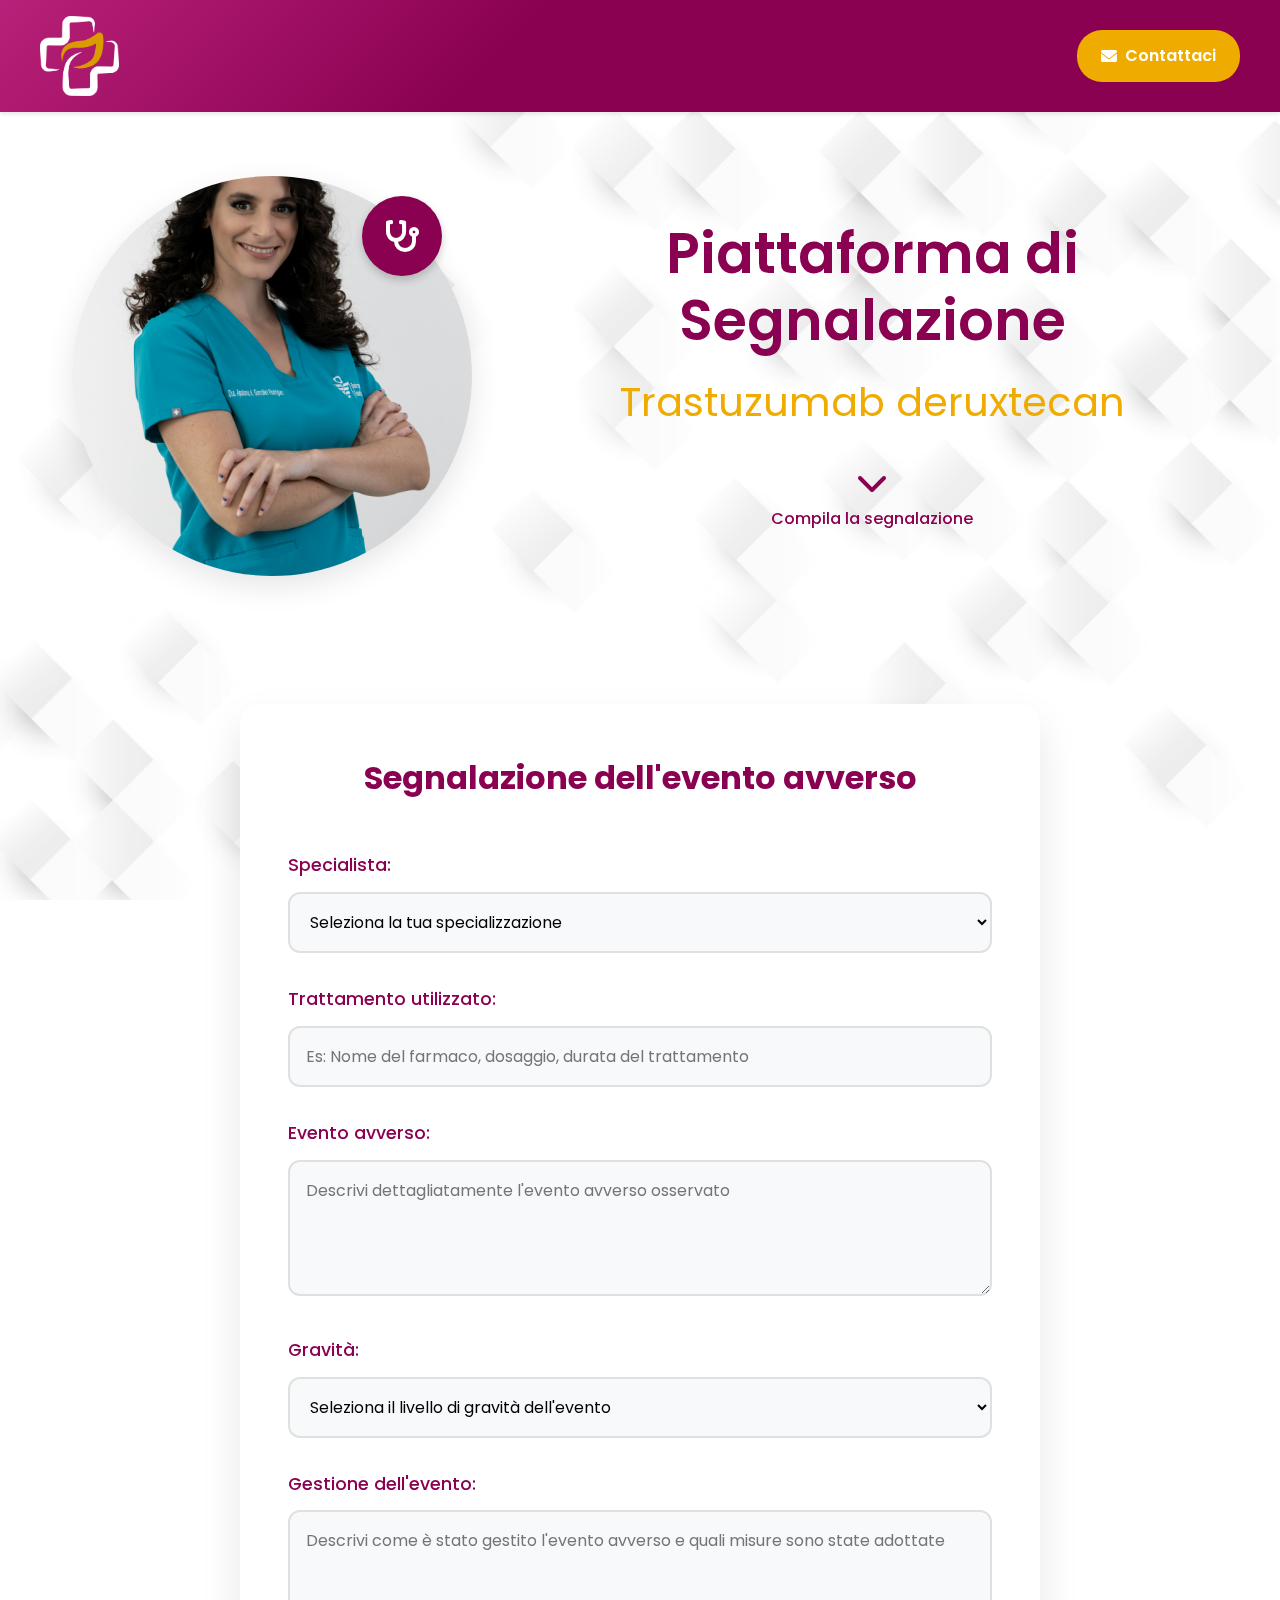
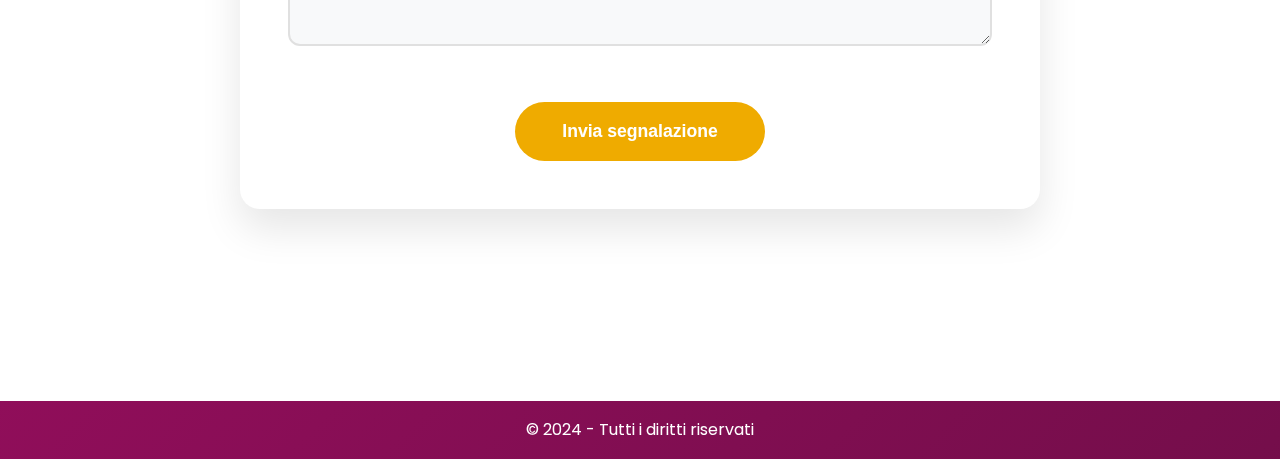
<file: index.html>
<!DOCTYPE html>
<html lang="it">
<head>
    <meta charset="UTF-8">
    <meta name="viewport" content="width=device-width, initial-scale=1.0">
    <title>Segnalazione Eventi Avversi</title>
    <link rel="stylesheet" href="css/style.css">
    <link href="https://fonts.googleapis.com/css2?family=Poppins:wght@400;600&display=swap" rel="stylesheet">
    <link href="https://cdnjs.cloudflare.com/ajax/libs/font-awesome/6.0.0/css/all.min.css" rel="stylesheet">
    <link rel="icon" type="image/png" href="assets/logo.png">
</head>
<body>
    <header>
        <div class="header-content">
            <div class="logo">
                <img src="assets/logo.png" alt="Logo">
            </div>
            <div class="contact-button">
                <a href="mailto:test@example.com">
                    <i class="fas fa-envelope"></i> Contattaci
                </a>
            </div>
        </div>
    </header>

    <main>
        <div class="hero-section">
            <div class="image-container">
                <div class="doctor-circle">
                    <img src="assets/doctor.jpg" alt="Dottoressa">
                    <div class="medical-icon">
                        <i class="fa-solid fa-stethoscope"></i>
                    </div>
                </div>
            </div>
            <div class="content-wrapper">
                <div class="text-content">
                    <h1>Piattaforma di Segnalazione</h1>
                    <h2>Trastuzumab deruxtecan</h2>
                </div>
                <div class="scroll-container">
                    <a href="#form-section" class="scroll-icon">
                        <i class="fas fa-chevron-down"></i>
                        <span>Compila la segnalazione</span>
                    </a>
                </div>
            </div>
        </div>

        <div id="form-section" class="form-section">
            <div class="form-container">
                <h2>Segnalazione dell'evento avverso</h2>
                <form id="adverse-event-form" action="success.html">
                    <div class="form-group">
                        <label for="specialist">Specialista:</label>
                        <select id="specialist" name="specialist" required>
                            <option value="">Seleziona la tua specializzazione</option>
                            <option value="oncologo">Oncologo</option>
                            <option value="ematologo">Ematologo</option>
                            <option value="pneumologo">Pneumologo</option>
                        </select>
                    </div>

                    <div class="form-group">
                        <label for="treatment">Trattamento utilizzato:</label>
                        <input type="text" id="treatment" name="treatment" required 
                               placeholder="Es: Nome del farmaco, dosaggio, durata del trattamento">
                    </div>

                    <div class="form-group">
                        <label for="adverse-event">Evento avverso:</label>
                        <textarea id="adverse-event" name="adverse-event" rows="4" required
                                placeholder="Descrivi dettagliatamente l'evento avverso osservato"></textarea>
                    </div>

                    <div class="form-group">
                        <label for="severity">Gravità:</label>
                        <select id="severity" name="severity" required>
                            <option value="">Seleziona il livello di gravità dell'evento</option>
                            <option value="lieve">Lieve</option>
                            <option value="moderata">Moderata</option>
                            <option value="grave">Grave</option>
                        </select>
                    </div>

                    <div class="form-group">
                        <label for="management">Gestione dell'evento:</label>
                        <textarea id="management" name="management" rows="4" required
                                placeholder="Descrivi come è stato gestito l'evento avverso e quali misure sono state adottate"></textarea>
                    </div>

                    <button type="submit" class="submit-button">Invia segnalazione</button>
                </form>
            </div>
        </div>
    </main>

    <footer>
        <p>&copy; 2024 - Tutti i diritti riservati</p>
    </footer>

    <script>
        document.querySelectorAll('a[href^="#"]').forEach(anchor => {
            anchor.addEventListener('click', function (e) {
                e.preventDefault();
                document.querySelector(this.getAttribute('href')).scrollIntoView({
                    behavior: 'smooth'
                });
            });
        });
    </script>
</body>
</html>
</file>
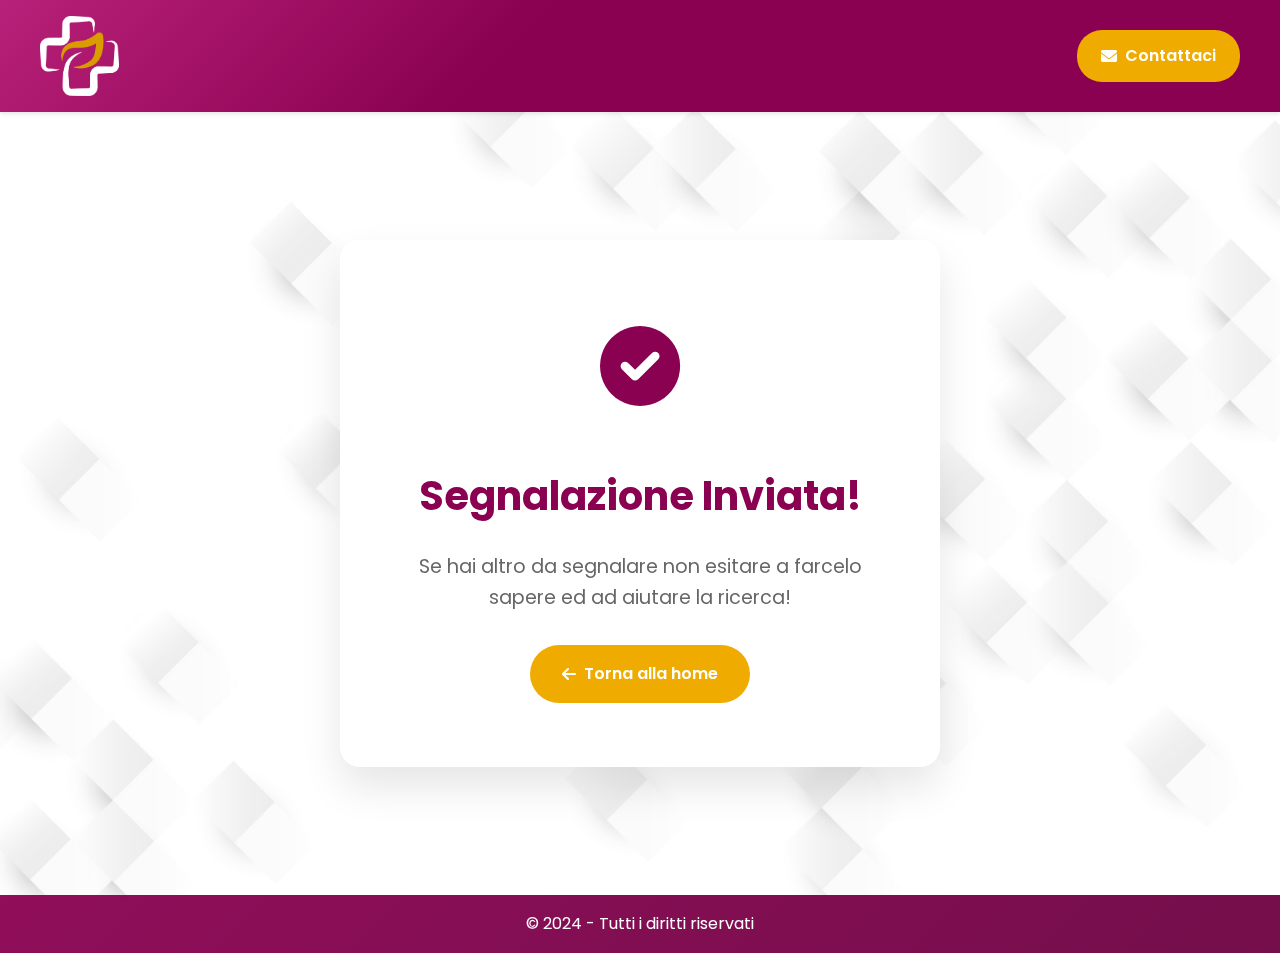
<file: success.html>
<!DOCTYPE html>
<html lang="it">
<head>
    <meta charset="UTF-8">
    <meta name="viewport" content="width=device-width, initial-scale=1.0">
    <title>Segnalazione Inviata - Eventi Avversi</title>
    <link rel="stylesheet" href="css/style.css">
    <link href="https://fonts.googleapis.com/css2?family=Poppins:wght@400;600&display=swap" rel="stylesheet">
    <link href="https://cdnjs.cloudflare.com/ajax/libs/font-awesome/6.0.0/css/all.min.css" rel="stylesheet">
    <link rel="icon" type="image/png" href="assets/logo.png">
</head>
<body>
    <header>
        <div class="header-content">
            <div class="logo">
                <img src="assets/logo.png" alt="Logo">
            </div>
            <div class="contact-button">
                <a href="mailto:test@example.com">
                    <i class="fas fa-envelope"></i> Contattaci
                </a>
            </div>
        </div>
    </header>

    <main>
        <div class="success-section">
            <div class="success-container">
                <div class="success-icon">
                    <i class="fas fa-check-circle"></i>
                </div>
                <h1>Segnalazione Inviata!</h1>
                <p>Se hai altro da segnalare non esitare a farcelo sapere ed ad aiutare la ricerca!</p>
                <a href="index.html" class="back-button">
                    <i class="fas fa-arrow-left"></i>
                    Torna alla home
                </a>
            </div>
        </div>
    </main>

    <footer>
        <p>&copy; 2024 - Tutti i diritti riservati</p>
    </footer>
</body>
</html>
</file>
<file: css/style.css>
/* Reset CSS di base */
* {
    margin: 0;
    padding: 0;
    box-sizing: border-box;
}

body {
    font-family: 'Poppins', sans-serif;
    line-height: 1.6;
    color: #333;
    background: url('../assets/bg.jpg') no-repeat center center fixed;
    background-size: cover;
    min-height: 100vh;
    position: relative;
}

body::before {
    content: '';
    position: fixed;
    top: 0;
    left: 0;
    width: 100%;
    height: 100%;
    z-index: -1;
}

/* Header e pulsante contatto */
header {
    background: linear-gradient(135deg, #b82179 0%, #8A0151 40%);
    box-shadow: 0 2px 4px rgba(0,0,0,0.1);
    padding: 1rem 2rem;
}

.header-content {
    max-width: 1200px;
    margin: 0 auto;
    display: flex;
    justify-content: space-between;
    align-items: center;
}

.logo {
    height: 80px;
}

.logo img {
    height: 100%;
    width: auto;
}

.contact-button {
    display: flex;
    justify-content: flex-end;
}

.contact-button a {
    background-color: #EFAB00;
    color: white;
    padding: 0.8rem 1.5rem;
    border-radius: 25px;
    text-decoration: none;
    font-weight: 600;
    transition: all 0.3s ease;
    display: flex;
    align-items: center;
    gap: 0.5rem;
}

.contact-button a:hover {
    background-color: #d99b00;
    transform: translateY(-2px);
    box-shadow: 0 5px 15px rgba(239, 171, 0, 0.3);
}

/* Sezione Hero con immagine e testo */
.hero-section {
    max-width: 1200px;
    margin: 4rem auto;
    padding: 0 2rem;
    display: flex;
    align-items: center;
    gap: 4rem;
}

.image-container {
    position: relative;
    flex-shrink: 0;
}

.doctor-circle {
    width: 400px;
    height: 400px;
    border-radius: 50%;
    position: relative;
    box-shadow: 0 10px 30px rgba(0,0,0,0.1);
}

.doctor-circle img {
    width: 100%;
    height: 100%;
    object-fit: cover;
    border-radius: 50%;
}

.medical-icon {
    position: absolute;
    top: 20px;
    right: 30px;
    background-color: #8A0151;
    width: 80px;
    height: 80px;
    border-radius: 50%;
    display: flex;
    align-items: center;
    justify-content: center;
    box-shadow: 0 4px 8px rgba(0,0,0,0.2);
    z-index: 2;
}

.medical-icon i {
    color: white;
    font-size: 2rem;
}

.content-wrapper {
    flex-grow: 1;
    display: flex;
    flex-direction: column;
    align-items: center;
    gap: 2rem;
}

.text-content {
    text-align: center;
    width: 100%;
}

.text-content h1 {
    font-size: 3.5rem;
    font-weight: 600;
    color: #8A0151;
    margin-bottom: 1rem;
    line-height: 1.2;
}

.text-content h2 {
    font-size: 2.5rem;
    color: #EFAB00;
    font-weight: 400;
}

/* Footer */
footer {
    background: linear-gradient(135deg, rgba(138, 1, 81, 0.95) 0%, rgba(109, 1, 65, 0.95) 100%);
    color: white;
    text-align: center;
    padding: 1rem 0;
    position: static;
    width: 100%;
    margin-top: auto;
}

/* Sezione Form */
.form-section {
    padding: 4rem;
    margin: 4rem auto 8rem;
    max-width: 1000px;
}

.form-container {
    background: white;
    max-width: 800px;
    margin: 0 auto;
    padding: 3rem;
    border-radius: 20px;
    box-shadow: 0 20px 40px rgba(0,0,0,0.1);
}

.form-container h2 {
    color: #8A0151;
    margin-bottom: 3rem;
    text-align: center;
    font-size: 2rem;
}

.form-group {
    margin-bottom: 2rem;
}

.form-group label {
    display: block;
    margin-bottom: 0.8rem;
    color: #8A0151;
    font-weight: 500;
    font-size: 1.1rem;
}

.form-group input,
.form-group select,
.form-group textarea {
    width: 100%;
    padding: 1rem;
    border: 2px solid #e0e0e0;
    border-radius: 12px;
    font-family: 'Poppins', sans-serif;
    font-size: 1rem;
    transition: all 0.3s ease;
    background-color: #f8f9fa;
}

.form-group input:focus,
.form-group select:focus,
.form-group textarea:focus {
    outline: none;
    border-color: #8A0151;
    background-color: white;
    box-shadow: 0 0 0 4px rgba(138, 1, 81, 0.1);
}

.form-group textarea {
    resize: vertical;
    min-height: 120px;
}

.submit-button {
    background-color: #EFAB00;
    color: white;
    padding: 1.2rem 2.5rem;
    border: none;
    border-radius: 30px;
    font-size: 1.1rem;
    font-weight: 600;
    cursor: pointer;
    transition: all 0.3s ease;
    display: block;
    margin: 3rem auto 0;
    min-width: 250px;
}

.submit-button:hover {
    background-color: #EFAB00;
    transform: translateY(-2px);
    box-shadow: 0 5px 15px rgba(239, 171, 0, 0.3);
}

/* Media Queries per Responsive Design */
@media (max-width: 968px) {
    .hero-section {
        flex-direction: column;
        text-align: center;
        gap: 2rem;
    }

    .doctor-circle {
        width: 300px;
        height: 300px;
    }

    .text-content {
        align-items: center;
    }

    .scroll-icon {
        align-self: center;
    }

    .form-section {
        padding: 2rem;
        margin: 2rem auto 4rem;
    }

    .form-container {
        padding: 2rem;
    }

    .text-content h1 {
        font-size: 2.5rem;
    }

    .text-content h2 {
        font-size: 1.8rem;
    }

    .logo {
        height: 30px;
    }
}

@media (max-width: 480px) {
    .header-content {
        flex-direction: column;
        gap: 1rem;
    }

    .doctor-circle {
        width: 250px;
        height: 250px;
    }

    .medical-icon {
        width: 50px;
        height: 50px;
    }

    .text-content h1 {
        font-size: 2rem;
    }

    .text-content h2 {
        font-size: 1.5rem;
    }

    .logo {
        height: 65px;
    }

    .form-section {
        padding: 1rem;
        margin: 0;
        width: 100%;
        max-width: 100%;
    }

    .form-container {
        padding: 1rem;
        margin: 0;
        width: 100%;
        max-width: 100%;
        border-radius: 0;
        box-shadow: none;
        background-color: rgba(255, 255, 255, 0.95);
    }

    .form-container h2 {
        font-size: 1.2rem;
        margin-bottom: 1rem;
        color: #8A0151;
    }

    .form-group {
        margin-bottom: 1rem;
        width: 100%;
    }

    .form-group label {
        font-size: 0.9rem;
        margin-bottom: 0.3rem;
    }

    .form-group input,
    .form-group select,
    .form-group textarea {
        width: 100%;
        padding: 0.7rem;
        font-size: 1rem;
        border-radius: 8px;
        border: 1px solid #e0e0e0;
        box-sizing: border-box;
    }

    .form-group textarea {
        min-height: 80px;
    }

    .submit-button {
        width: calc(100% - 2rem);
        margin: 1.5rem 1rem;
        padding: 0.8rem;
        font-size: 1rem;
        border-radius: 8px;
        box-sizing: border-box;
    }
}

/* Icona Scroll */
.scroll-container {
    text-align: center;
}

.scroll-icon {
    display: inline-flex;
    flex-direction: column;
    align-items: center;
    color: #8A0151;
    text-decoration: none;
    transition: transform 0.3s ease;
}

.scroll-icon i {
    font-size: 2rem;
    margin-bottom: 0.5rem;
    animation: bounce 2s infinite;
}

.scroll-icon span {
    font-size: 1rem;
    font-weight: 500;
}

.scroll-icon:hover {
    transform: translateY(5px);
}

@keyframes bounce {
    0%, 20%, 50%, 80%, 100% {
        transform: translateY(0);
    }
    40% {
        transform: translateY(-10px);
    }
    60% {
        transform: translateY(-5px);
    }
}

/* Sezione Successo */
.success-section {
    max-width: 1200px;
    margin: 8rem auto;
    padding: 0 2rem;
    display: flex;
    justify-content: center;
    align-items: center;
}

.success-container {
    background: white;
    padding: 4rem;
    border-radius: 20px;
    box-shadow: 0 20px 40px rgba(0,0,0,0.1);
    text-align: center;
    max-width: 600px;
}

.success-icon {
    font-size: 5rem;
    color: #8A0151;
    margin-bottom: 2rem;
}

.success-container h1 {
    color: #8A0151;
    font-size: 2.5rem;
    margin-bottom: 1.5rem;
}

.success-container p {
    color: #666;
    font-size: 1.2rem;
    line-height: 1.6;
    margin-bottom: 2rem;
}

.back-button {
    display: inline-flex;
    align-items: center;
    gap: 0.5rem;
    background-color: #EFAB00;
    color: white;
    padding: 1rem 2rem;
    border-radius: 30px;
    text-decoration: none;
    font-weight: 600;
    transition: all 0.3s ease;
}

.back-button:hover {
    background-color: #d99b00;
    transform: translateY(-2px);
    box-shadow: 0 5px 15px rgba(239, 171, 0, 0.3);
}

@media (max-width: 768px) {
    .success-section {
        margin: 4rem auto;
    }

    .success-container {
        padding: 2rem;
    }

    .success-icon {
        font-size: 4rem;
    }

    .success-container h1 {
        font-size: 2rem;
    }

    .success-container p {
        font-size: 1.1rem;
    }
}
</file>
